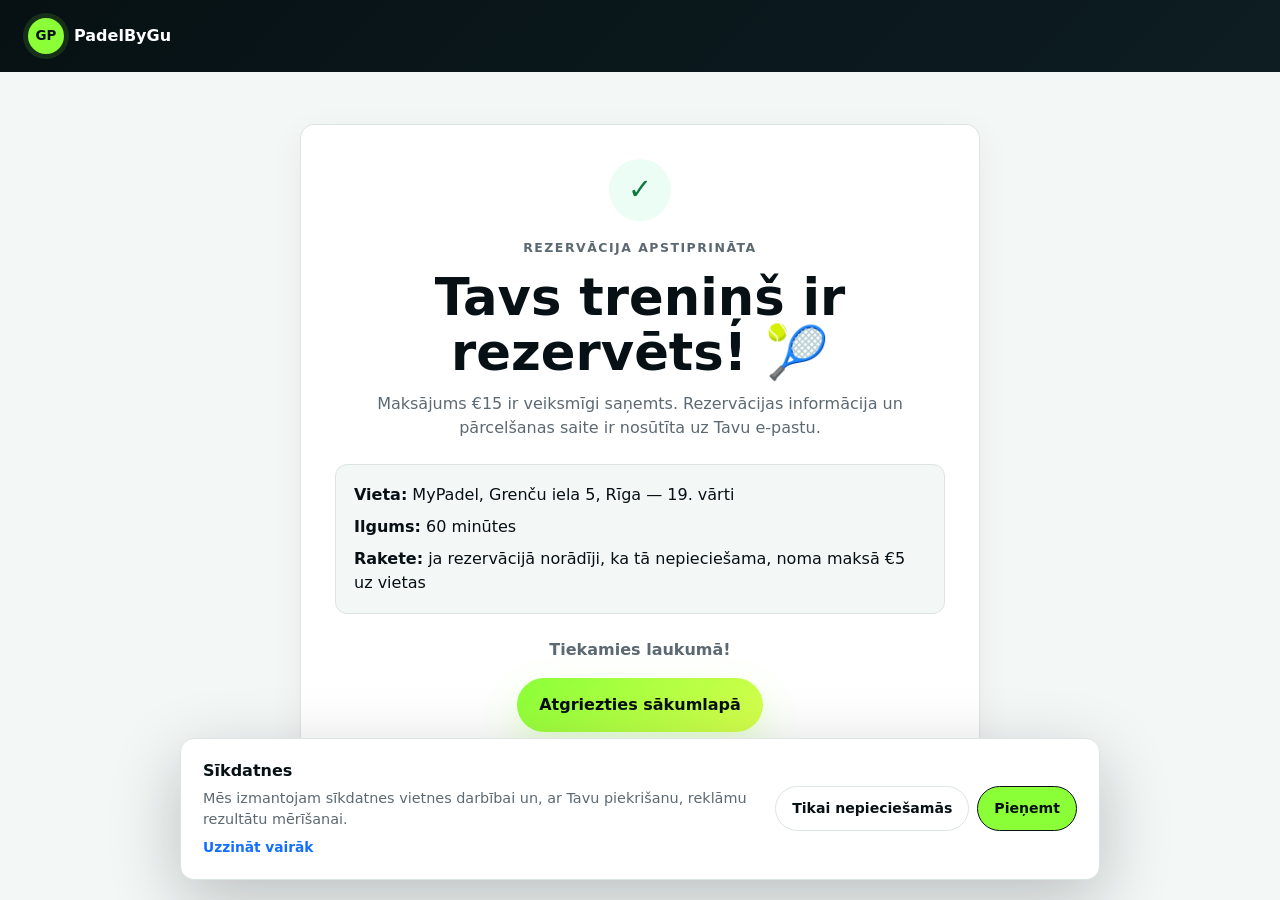
<file: booking-success.html>
<!doctype html>
<html lang="lv">
  <head>
    <meta charset="utf-8">
    <meta name="viewport" content="width=device-width, initial-scale=1">
    <title>Rezervācija apstiprināta | PadelByGu</title>
    <meta name="description" content="Tavs PadelByGu izmēģinājuma treniņš ir rezervēts.">
    <meta name="robots" content="noindex,nofollow">
    <link rel="icon" href="assets/favicon.svg" type="image/svg+xml">
    <link rel="stylesheet" href="styles.css">
  </head>
  <body class="success-page" data-page="booking-success">
    <header class="site-header inner-page-header">
      <a class="brand" href="/" aria-label="Atgriezties PadelByGu sākumlapā">
        <span class="brand-mark">GP</span>
        <span>PadelByGu</span>
      </a>
    </header>

    <main>
      <section class="success-section">
        <div class="section-inner">
          <article class="success-card">
            <div class="success-icon">✓</div>
            <p class="eyebrow">Rezervācija apstiprināta</p>
            <h1>Tavs treniņš ir rezervēts! 🎾</h1>
            <p>Maksājums €15 ir veiksmīgi saņemts. Rezervācijas informācija un pārcelšanas saite ir nosūtīta uz Tavu e-pastu.</p>

            <div class="success-details">
              <span><strong>Vieta:</strong> MyPadel, Grenču iela 5, Rīga — 19. vārti</span>
              <span><strong>Ilgums:</strong> 60 minūtes</span>
              <span><strong>Rakete:</strong> ja rezervācijā norādīji, ka tā nepieciešama, noma maksā €5 uz vietas</span>
            </div>

            <p><strong>Tiekamies laukumā!</strong></p>
            <a class="button button-primary" href="/">Atgriezties sākumlapā</a>
          </article>
        </div>
      </section>
    </main>

    <div class="cookie-banner" id="cookieBanner" hidden role="dialog" aria-live="polite" aria-label="Sīkdatņu izvēle">
  <div class="cookie-banner__content">
    <div>
      <strong>Sīkdatnes</strong>
      <p>
        Mēs izmantojam sīkdatnes vietnes darbībai un, ar Tavu piekrišanu,
        reklāmu rezultātu mērīšanai.
      </p>
      <a href="/sikdatnu-politika">Uzzināt vairāk</a>
    </div>

    <div class="cookie-banner__actions">
      <button
        class="cookie-button cookie-button--secondary"
        id="cookieReject"
        type="button"
      >
        Tikai nepieciešamās
      </button>

      <button
        class="cookie-button cookie-button--primary"
        id="cookieAccept"
        type="button"
      >
        Pieņemt
      </button>
    </div>
  </div>
</div>

    <script src="script.js"></script>
  </body>
</html>
</file>
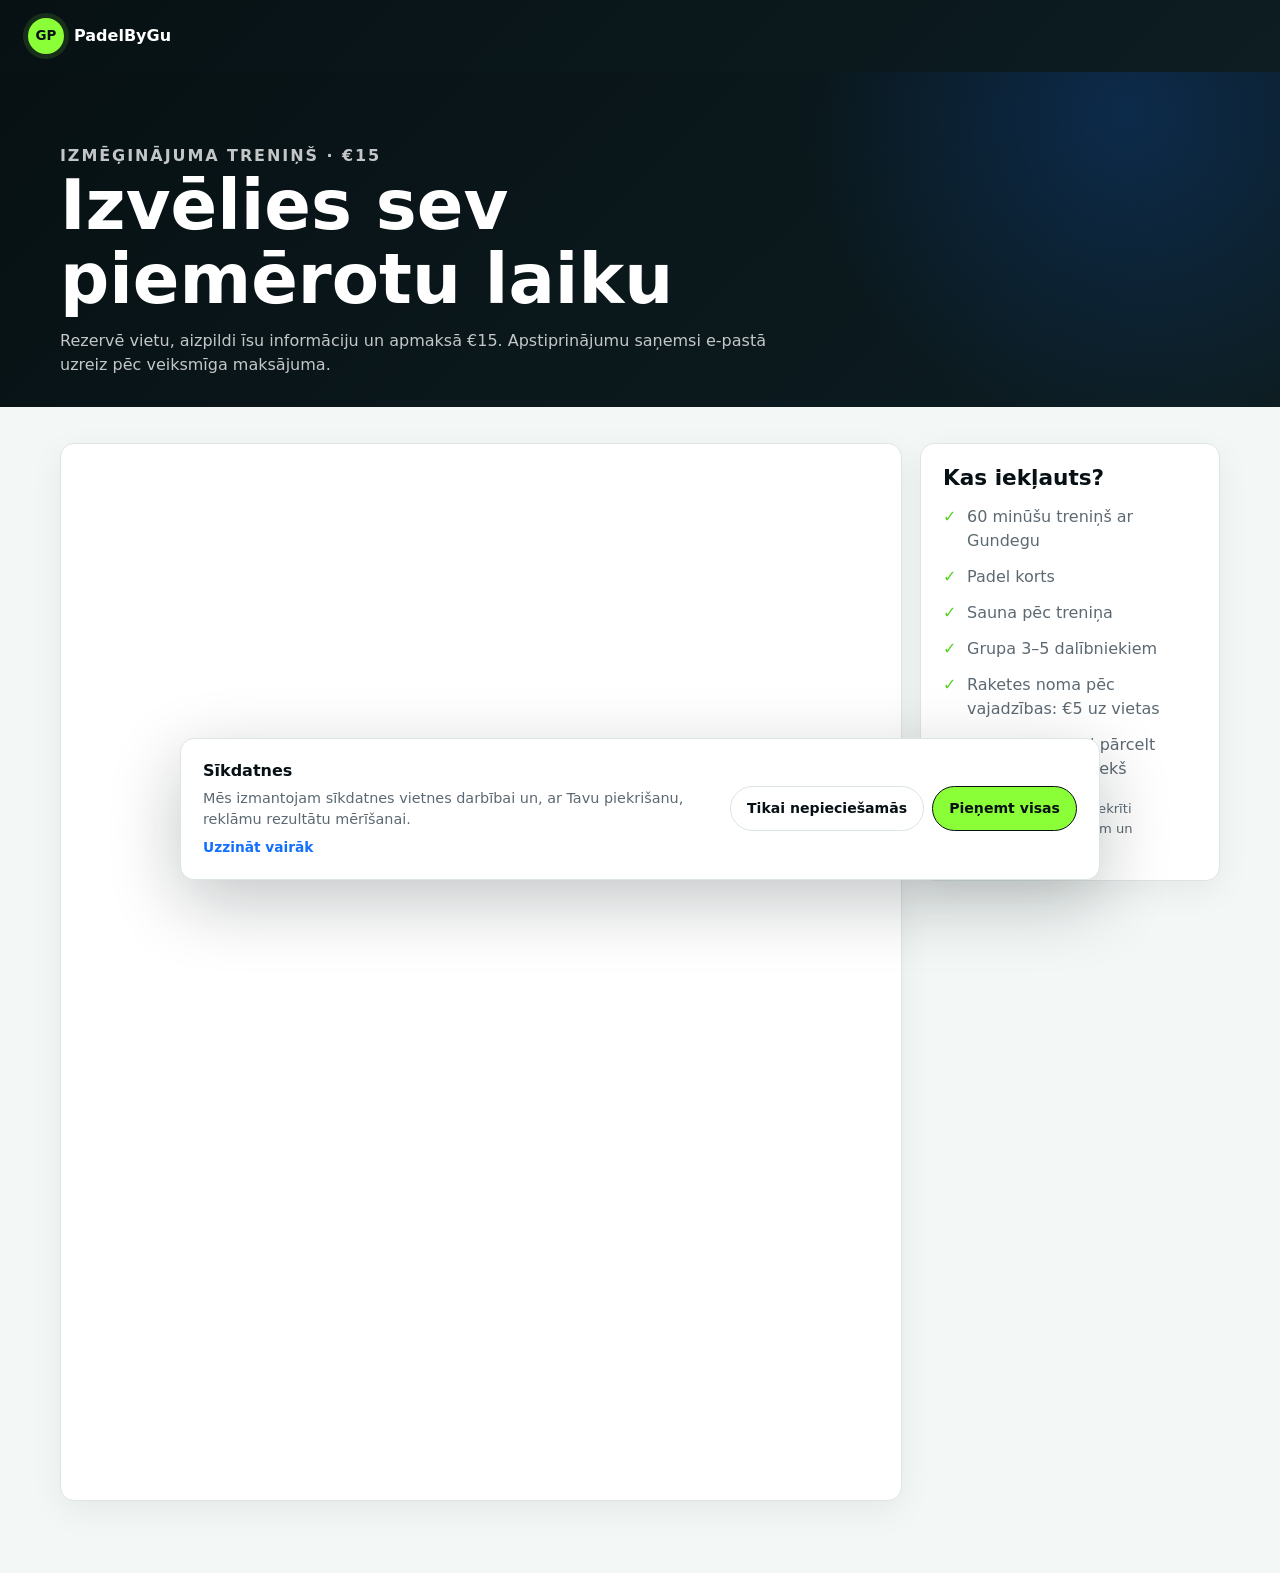
<file: booking.html>
<!doctype html>
<html lang="lv">
<head>
  <meta charset="utf-8">

  <meta
    name="viewport"
    content="width=device-width, initial-scale=1"
  >

  <title>
    Rezervē izmēģinājuma treniņu | PadelByGu
  </title>

  <meta
    name="description"
    content="Izvēlies PadelByGu izmēģinājuma treniņa laiku un rezervē savu vietu par €15."
  >

  <link
    rel="preconnect"
    href="https://book.padelbygu.com"
    crossorigin
  >

  <link
    rel="dns-prefetch"
    href="//book.padelbygu.com"
  >

  <link
    rel="preconnect"
    href="https://js.stripe.com"
    crossorigin
  >

  <link
    rel="canonical"
    href="https://padelbygu.com/booking"
  >

  <link
    rel="icon"
    href="assets/favicon.svg"
    type="image/svg+xml"
  >

  <link
    rel="stylesheet"
    href="styles.css"
  >

  <style>
    /*
      Mobile users are redirected to the top-level
      GHL booking page so wallets work correctly.
    */

    .mobile-booking-loader {
      display: none;
      border: 1px solid var(--line);
      border-radius: 14px;
      padding: 26px 22px;
      background: #fff;
      box-shadow: 0 10px 34px rgba(7, 16, 20, 0.06);
      text-align: center;
    }

    .mobile-booking-loader__spinner {
      width: 34px;
      height: 34px;
      margin: 0 auto 16px;
      border: 3px solid #dce5e3;
      border-top-color: #126fff;
      border-radius: 50%;
      animation: pbg-spin 0.8s linear infinite;
    }

    .mobile-booking-loader h2 {
      margin: 0 0 8px;
      font-size: 1.35rem;
    }

    .mobile-booking-loader p {
      margin: 0;
      color: var(--muted);
      font-size: 0.94rem;
    }

    body.mobile-direct-booking .booking-widget-card {
      display: none;
    }

    body.mobile-direct-booking .mobile-booking-loader {
      display: block;
    }

    @keyframes pbg-spin {
      to {
        transform: rotate(360deg);
      }
    }
  </style>
</head>

<body
  class="booking-page"
  data-page="booking"
>

  <!-- Header -->
  <header class="site-header inner-page-header">

    <a
      class="brand"
      href="/"
      aria-label="Atgriezties PadelByGu sākumlapā"
    >
      <span class="brand-mark">GP</span>
      <span>PadelByGu</span>
    </a>

  </header>


  <main>

    <!-- Hero -->
    <section class="booking-hero">

      <div class="section-inner">

        <p class="eyebrow">
          Izmēģinājuma treniņš · €15
        </p>

        <h1>
          Izvēlies sev piemērotu laiku
        </h1>

        <p>
          Rezervē vietu, aizpildi īsu informāciju un apmaksā €15.
          Apstiprinājumu saņemsi e-pastā uzreiz pēc veiksmīga maksājuma.
        </p>

      </div>

    </section>


    <!-- Booking -->
    <section class="booking-section">

      <div class="section-inner booking-layout">

        <!-- Mobile redirect status -->
        <div
          class="mobile-booking-loader"
          id="mobileBookingLoader"
          aria-live="polite"
        >

          <div
            class="mobile-booking-loader__spinner"
            aria-hidden="true"
          ></div>

          <h2>
            Atveram rezervāciju…
          </h2>

          <p>
            Tūlīt varēsi izvēlēties treniņa laiku un veikt apmaksu.
          </p>

        </div>


        <!-- Desktop GHL calendar -->
        <div class="booking-widget-card">

          <iframe
            id="yVYX05jfBIQx4nXSsoQh_1790076102223"
            data-booking-frame
            data-src="https://book.padelbygu.com/widget/booking/yVYX05jfBIQx4nXSsoQh"
            allow="payment"
            style="
              width: 100%;
              border: none;
              overflow: hidden;
            "
            scrolling="no"
            title="PadelByGu izmēģinājuma treniņa rezervācija"
          ></iframe>

        </div>


        <!-- Information -->
        <aside class="booking-trust-card">

          <h2>
            Kas iekļauts?
          </h2>

          <ul class="booking-trust-list">

            <li>
              60 minūšu treniņš ar Gundegu
            </li>

            <li>
              Padel korts
            </li>

            <li>
              Sauna pēc treniņa
            </li>

            <li>
              Grupa 3–5 dalībniekiem
            </li>

            <li>
              Raketes noma pēc vajadzības: €5 uz vietas
            </li>

            <li>
              Rezervāciju vari pārcelt vismaz 24h iepriekš
            </li>

          </ul>

          <p class="booking-small-print">

            Veicot rezervāciju, Tu piekrīti

            <a href="/noteikumi">
              rezervācijas noteikumiem
            </a>

            un

            <a href="/privatuma-politika">
              Privātuma politikai
            </a>.

          </p>

        </aside>

      </div>

    </section>

  </main>


  <!-- Cookie consent -->
  <div
    class="cookie-banner"
    id="cookieBanner"
    hidden
    role="dialog"
    aria-live="polite"
    aria-label="Sīkdatņu izvēle"
  >

    <div class="cookie-banner__content">

      <div>

        <strong>
          Sīkdatnes
        </strong>

        <p>
          Mēs izmantojam sīkdatnes vietnes darbībai un,
          ar Tavu piekrišanu, reklāmu rezultātu mērīšanai.
        </p>

        <a href="/sikdatnu-politika">
          Uzzināt vairāk
        </a>

      </div>


      <div class="cookie-banner__actions">

        <button
          class="cookie-button cookie-button--secondary"
          id="cookieReject"
          type="button"
        >
          Tikai nepieciešamās
        </button>

        <button
          class="cookie-button cookie-button--primary"
          id="cookieAccept"
          type="button"
        >
          Pieņemt visas
        </button>

      </div>

    </div>

  </div>


  <!-- Website logic -->
  <script src="script.js"></script>

  <!-- Official GHL desktop embed helper -->
  <script
    src="https://book.padelbygu.com/js/form_embed.js"
    type="text/javascript"
  ></script>

</body>
</html>
</file>
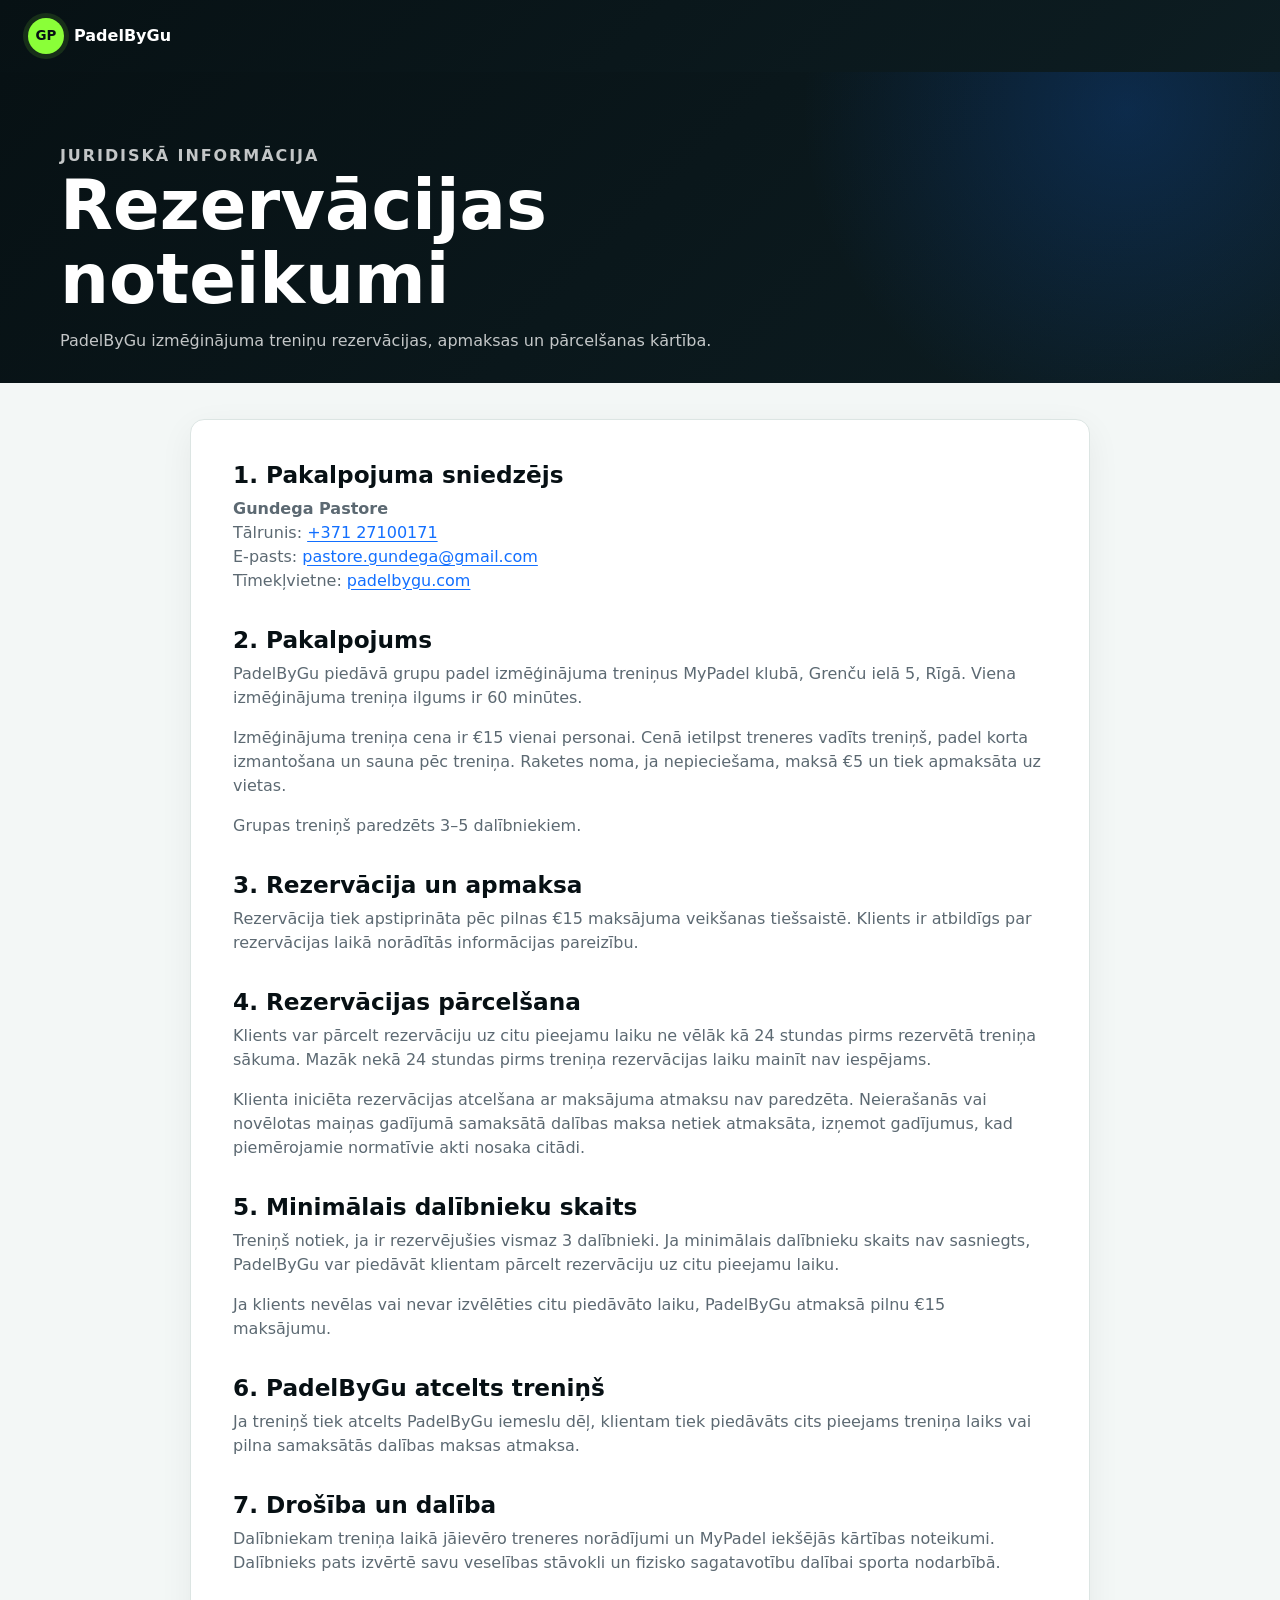
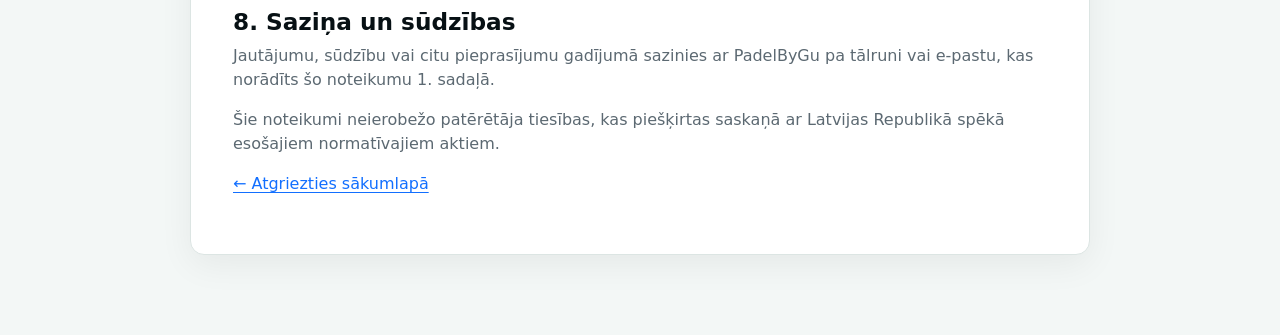
<file: noteikumi.html>
<!doctype html>
<html lang="lv">
<head>
  <meta charset="utf-8">
  <meta name="viewport" content="width=device-width, initial-scale=1">
  <title>Rezervācijas noteikumi | PadelByGu</title>
  <meta name="robots" content="index,follow">
  <link rel="icon" href="assets/favicon.svg" type="image/svg+xml">
  <link rel="stylesheet" href="styles.css">
</head>
<body class="legal-page">
  <header class="site-header inner-page-header">
    <a class="brand" href="/"><span class="brand-mark">GP</span><span>PadelByGu</span></a>
  </header>
  <main>
    <section class="legal-hero">
      <div class="section-inner">
        <p class="eyebrow">Juridiskā informācija</p>
        <h1>Rezervācijas noteikumi</h1>
        <p>PadelByGu izmēģinājuma treniņu rezervācijas, apmaksas un pārcelšanas kārtība.</p>
      </div>
    </section>
    <section class="legal-section">
      <article class="legal-card">
        <h2>1. Pakalpojuma sniedzējs</h2>
        <p><strong>Gundega Pastore</strong><br>
        Tālrunis: <a href="tel:+37127100171">+371 27100171</a><br>
        E-pasts: <a href="mailto:pastore.gundega@gmail.com">pastore.gundega@gmail.com</a><br>
        Tīmekļvietne: <a href="https://padelbygu.com">padelbygu.com</a></p>

        <h2>2. Pakalpojums</h2>
        <p>PadelByGu piedāvā grupu padel izmēģinājuma treniņus MyPadel klubā, Grenču ielā 5, Rīgā. Viena izmēģinājuma treniņa ilgums ir 60 minūtes.</p>
        <p>Izmēģinājuma treniņa cena ir €15 vienai personai. Cenā ietilpst treneres vadīts treniņš, padel korta izmantošana un sauna pēc treniņa. Raketes noma, ja nepieciešama, maksā €5 un tiek apmaksāta uz vietas.</p>
        <p>Grupas treniņš paredzēts 3–5 dalībniekiem.</p>

        <h2>3. Rezervācija un apmaksa</h2>
        <p>Rezervācija tiek apstiprināta pēc pilnas €15 maksājuma veikšanas tiešsaistē. Klients ir atbildīgs par rezervācijas laikā norādītās informācijas pareizību.</p>

        <h2>4. Rezervācijas pārcelšana</h2>
        <p>Klients var pārcelt rezervāciju uz citu pieejamu laiku ne vēlāk kā 24 stundas pirms rezervētā treniņa sākuma. Mazāk nekā 24 stundas pirms treniņa rezervācijas laiku mainīt nav iespējams.</p>
        <p>Klienta iniciēta rezervācijas atcelšana ar maksājuma atmaksu nav paredzēta. Neierašanās vai novēlotas maiņas gadījumā samaksātā dalības maksa netiek atmaksāta, izņemot gadījumus, kad piemērojamie normatīvie akti nosaka citādi.</p>

        <h2>5. Minimālais dalībnieku skaits</h2>
        <p>Treniņš notiek, ja ir rezervējušies vismaz 3 dalībnieki. Ja minimālais dalībnieku skaits nav sasniegts, PadelByGu var piedāvāt klientam pārcelt rezervāciju uz citu pieejamu laiku.</p>
        <p>Ja klients nevēlas vai nevar izvēlēties citu piedāvāto laiku, PadelByGu atmaksā pilnu €15 maksājumu.</p>

        <h2>6. PadelByGu atcelts treniņš</h2>
        <p>Ja treniņš tiek atcelts PadelByGu iemeslu dēļ, klientam tiek piedāvāts cits pieejams treniņa laiks vai pilna samaksātās dalības maksas atmaksa.</p>

        <h2>7. Drošība un dalība</h2>
        <p>Dalībniekam treniņa laikā jāievēro treneres norādījumi un MyPadel iekšējās kārtības noteikumi. Dalībnieks pats izvērtē savu veselības stāvokli un fizisko sagatavotību dalībai sporta nodarbībā.</p>

        <h2>8. Saziņa un sūdzības</h2>
        <p>Jautājumu, sūdzību vai citu pieprasījumu gadījumā sazinies ar PadelByGu pa tālruni vai e-pastu, kas norādīts šo noteikumu 1. sadaļā.</p>
        <p>Šie noteikumi neierobežo patērētāja tiesības, kas piešķirtas saskaņā ar Latvijas Republikā spēkā esošajiem normatīvajiem aktiem.</p>

        <p><a href="/">← Atgriezties sākumlapā</a></p>
      </article>
    </section>
  </main>
  <script src="script.js"></script>
</body>
</html>
</file>
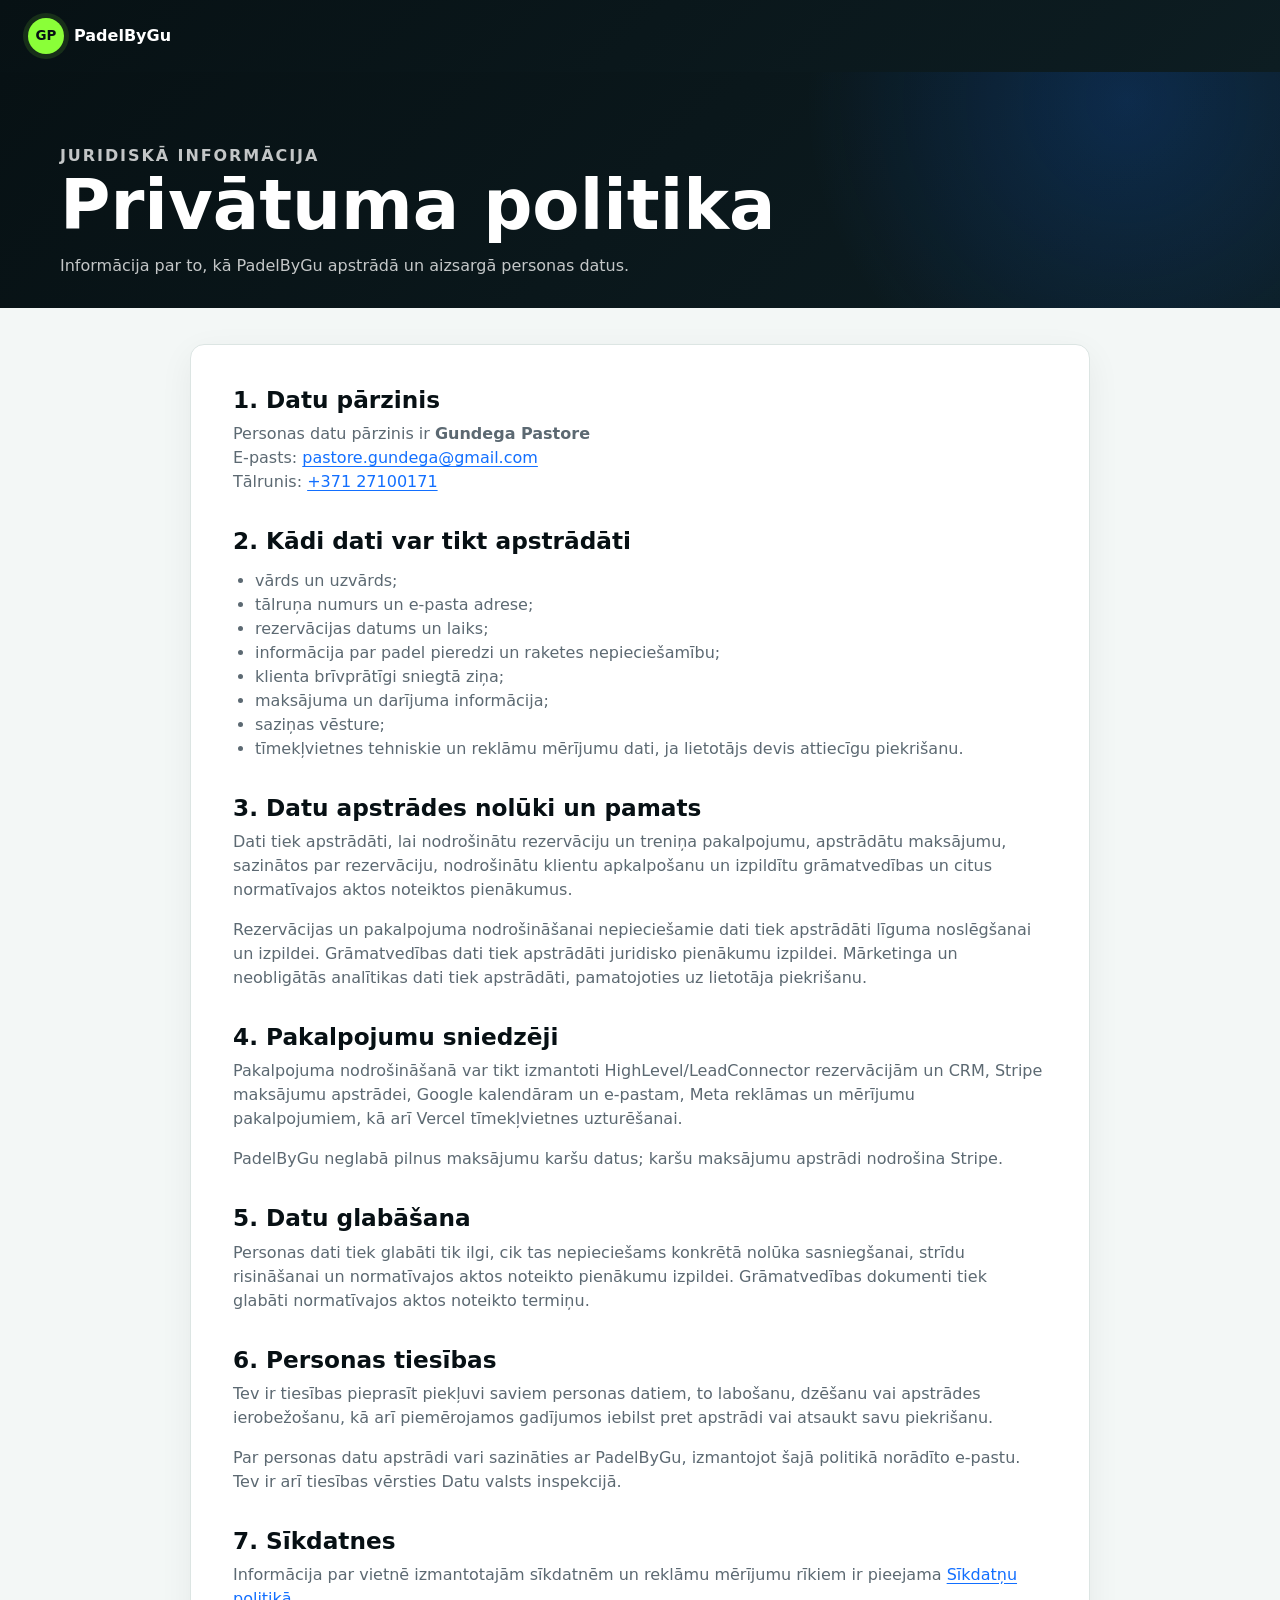
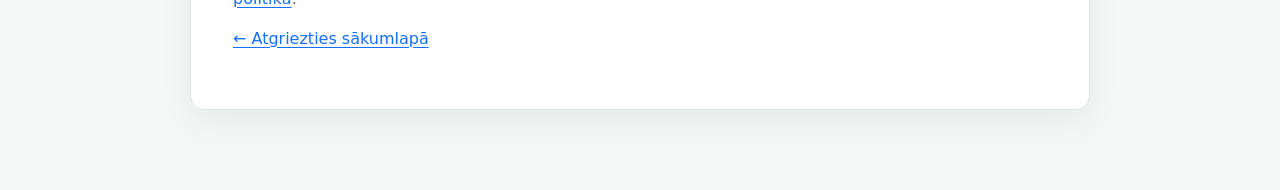
<file: privatuma-politika.html>
<!doctype html>
<html lang="lv">
<head>
  <meta charset="utf-8">
  <meta name="viewport" content="width=device-width, initial-scale=1">
  <title>Privātuma politika | PadelByGu</title>
  <link rel="icon" href="assets/favicon.svg" type="image/svg+xml">
  <link rel="stylesheet" href="styles.css">
</head>
<body class="legal-page">
  <header class="site-header inner-page-header">
    <a class="brand" href="/"><span class="brand-mark">GP</span><span>PadelByGu</span></a>
  </header>
  <main>
    <section class="legal-hero">
      <div class="section-inner">
        <p class="eyebrow">Juridiskā informācija</p>
        <h1>Privātuma politika</h1>
        <p>Informācija par to, kā PadelByGu apstrādā un aizsargā personas datus.</p>
      </div>
    </section>
    <section class="legal-section">
      <article class="legal-card">
        <h2>1. Datu pārzinis</h2>
        <p>Personas datu pārzinis ir <strong>Gundega Pastore</strong><br>
        E-pasts: <a href="mailto:pastore.gundega@gmail.com">pastore.gundega@gmail.com</a><br>
        Tālrunis: <a href="tel:+37127100171">+371 27100171</a></p>

        <h2>2. Kādi dati var tikt apstrādāti</h2>
        <ul>
          <li>vārds un uzvārds;</li>
          <li>tālruņa numurs un e-pasta adrese;</li>
          <li>rezervācijas datums un laiks;</li>
          <li>informācija par padel pieredzi un raketes nepieciešamību;</li>
          <li>klienta brīvprātīgi sniegtā ziņa;</li>
          <li>maksājuma un darījuma informācija;</li>
          <li>saziņas vēsture;</li>
          <li>tīmekļvietnes tehniskie un reklāmu mērījumu dati, ja lietotājs devis attiecīgu piekrišanu.</li>
        </ul>

        <h2>3. Datu apstrādes nolūki un pamats</h2>
        <p>Dati tiek apstrādāti, lai nodrošinātu rezervāciju un treniņa pakalpojumu, apstrādātu maksājumu, sazinātos par rezervāciju, nodrošinātu klientu apkalpošanu un izpildītu grāmatvedības un citus normatīvajos aktos noteiktos pienākumus.</p>
        <p>Rezervācijas un pakalpojuma nodrošināšanai nepieciešamie dati tiek apstrādāti līguma noslēgšanai un izpildei. Grāmatvedības dati tiek apstrādāti juridisko pienākumu izpildei. Mārketinga un neobligātās analītikas dati tiek apstrādāti, pamatojoties uz lietotāja piekrišanu.</p>

        <h2>4. Pakalpojumu sniedzēji</h2>
        <p>Pakalpojuma nodrošināšanā var tikt izmantoti HighLevel/LeadConnector rezervācijām un CRM, Stripe maksājumu apstrādei, Google kalendāram un e-pastam, Meta reklāmas un mērījumu pakalpojumiem, kā arī Vercel tīmekļvietnes uzturēšanai.</p>
        <p>PadelByGu neglabā pilnus maksājumu karšu datus; karšu maksājumu apstrādi nodrošina Stripe.</p>

        <h2>5. Datu glabāšana</h2>
        <p>Personas dati tiek glabāti tik ilgi, cik tas nepieciešams konkrētā nolūka sasniegšanai, strīdu risināšanai un normatīvajos aktos noteikto pienākumu izpildei. Grāmatvedības dokumenti tiek glabāti normatīvajos aktos noteikto termiņu.</p>

        <h2>6. Personas tiesības</h2>
        <p>Tev ir tiesības pieprasīt piekļuvi saviem personas datiem, to labošanu, dzēšanu vai apstrādes ierobežošanu, kā arī piemērojamos gadījumos iebilst pret apstrādi vai atsaukt savu piekrišanu.</p>
        <p>Par personas datu apstrādi vari sazināties ar PadelByGu, izmantojot šajā politikā norādīto e-pastu. Tev ir arī tiesības vērsties Datu valsts inspekcijā.</p>

        <h2>7. Sīkdatnes</h2>
        <p>Informācija par vietnē izmantotajām sīkdatnēm un reklāmu mērījumu rīkiem ir pieejama <a href="/sikdatnu-politika">Sīkdatņu politikā</a>.</p>

        <p><a href="/">← Atgriezties sākumlapā</a></p>
      </article>
    </section>
  </main>
  <script src="script.js"></script>
</body>
</html>
</file>
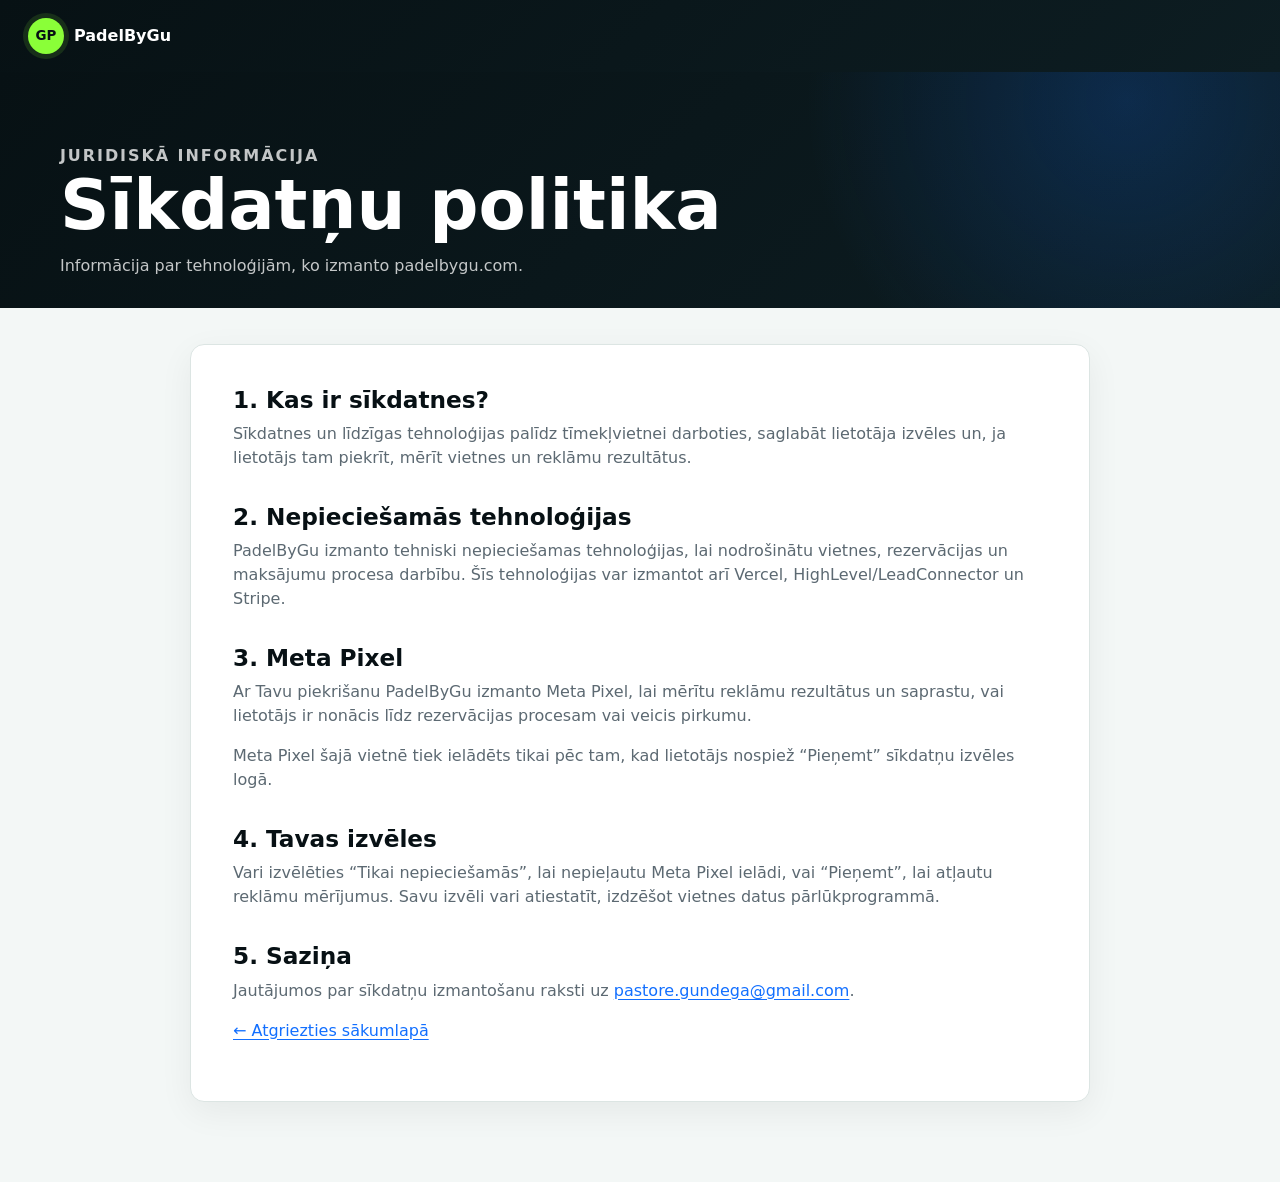
<file: sikdatnu-politika.html>
<!doctype html>
<html lang="lv">
<head>
  <meta charset="utf-8">
  <meta name="viewport" content="width=device-width, initial-scale=1">
  <title>Sīkdatņu politika | PadelByGu</title>
  <link rel="icon" href="assets/favicon.svg" type="image/svg+xml">
  <link rel="stylesheet" href="styles.css">
</head>
<body class="legal-page">
  <header class="site-header inner-page-header">
    <a class="brand" href="/"><span class="brand-mark">GP</span><span>PadelByGu</span></a>
  </header>
  <main>
    <section class="legal-hero">
      <div class="section-inner">
        <p class="eyebrow">Juridiskā informācija</p>
        <h1>Sīkdatņu politika</h1>
        <p>Informācija par tehnoloģijām, ko izmanto padelbygu.com.</p>
      </div>
    </section>
    <section class="legal-section">
      <article class="legal-card">
        <h2>1. Kas ir sīkdatnes?</h2>
        <p>Sīkdatnes un līdzīgas tehnoloģijas palīdz tīmekļvietnei darboties, saglabāt lietotāja izvēles un, ja lietotājs tam piekrīt, mērīt vietnes un reklāmu rezultātus.</p>

        <h2>2. Nepieciešamās tehnoloģijas</h2>
        <p>PadelByGu izmanto tehniski nepieciešamas tehnoloģijas, lai nodrošinātu vietnes, rezervācijas un maksājumu procesa darbību. Šīs tehnoloģijas var izmantot arī Vercel, HighLevel/LeadConnector un Stripe.</p>

        <h2>3. Meta Pixel</h2>
        <p>Ar Tavu piekrišanu PadelByGu izmanto Meta Pixel, lai mērītu reklāmu rezultātus un saprastu, vai lietotājs ir nonācis līdz rezervācijas procesam vai veicis pirkumu.</p>
        <p>Meta Pixel šajā vietnē tiek ielādēts tikai pēc tam, kad lietotājs nospiež “Pieņemt” sīkdatņu izvēles logā.</p>

        <h2>4. Tavas izvēles</h2>
        <p>Vari izvēlēties “Tikai nepieciešamās”, lai nepieļautu Meta Pixel ielādi, vai “Pieņemt”, lai atļautu reklāmu mērījumus. Savu izvēli vari atiestatīt, izdzēšot vietnes datus pārlūkprogrammā.</p>

        <h2>5. Saziņa</h2>
        <p>Jautājumos par sīkdatņu izmantošanu raksti uz <a href="mailto:pastore.gundega@gmail.com">pastore.gundega@gmail.com</a>.</p>

        <p><a href="/">← Atgriezties sākumlapā</a></p>
      </article>
    </section>
  </main>
  <script src="script.js"></script>
</body>
</html>
</file>
<file: styles.css>
:root {
  --ink: #071014;
  --muted: #5c6972;
  --paper: #ffffff;
  --soft: #f3f7f6;
  --line: #dce5e3;

  --dark: #071114;
  --dark-2: #0d1d22;

  --green: #8aff38;
  --green-deep: #58d21f;

  --blue: #126fff;
  --blue-deep: #0b43a7;

  --shadow:
    0 22px 60px
    rgba(7, 16, 20, 0.16);

  --radius: 8px;

  --max: 1160px;
}


* {
  box-sizing: border-box;
}


html {
  scroll-behavior: smooth;
}


body {
  margin: 0;

  font-family:
    Inter,
    ui-sans-serif,
    system-ui,
    -apple-system,
    BlinkMacSystemFont,
    "Segoe UI",
    sans-serif;

  color: var(--ink);

  background: var(--paper);

  line-height: 1.5;

  padding-bottom: 84px;
}


img,
video,
iframe {
  display: block;

  max-width: 100%;
}


a {
  color: inherit;

  text-decoration: none;
}


/* =========================================================
   HEADER
========================================================= */

.site-header {
  position: fixed;

  z-index: 50;

  top: 0;
  left: 0;
  right: 0;

  display: flex;

  align-items: center;
  justify-content: space-between;

  gap: 18px;

  padding:
    14px
    18px;

  color: #fff;

  background:
    linear-gradient(
      180deg,
      rgba(7, 17, 20, 0.86),
      rgba(7, 17, 20, 0)
    );

  pointer-events: none;
}


.brand,
.desktop-nav {
  pointer-events: auto;
}


.brand {
  display: inline-flex;

  align-items: center;

  gap: 10px;

  font-weight: 800;

  letter-spacing: 0;
}


.brand-mark {
  display: grid;

  place-items: center;

  width: 36px;
  height: 36px;

  border-radius: 50%;

  color: var(--ink);

  background: var(--green);

  font-size: 0.84rem;

  box-shadow:
    0 0 0 5px
    rgba(138, 255, 56, 0.12);
}


.desktop-nav {
  display: none;
}


.nav-icon-link {
  display: inline-flex;

  width: 38px;
  height: 38px;

  align-items: center;
  justify-content: center;

  border-radius: 999px;
}


.nav-icon-link svg {
  width: 19px;
  height: 19px;

  fill: currentColor;
}


/* =========================================================
   SHARED SECTIONS
========================================================= */

.section-inner {
  width:
    min(
      100% - 36px,
      var(--max)
    );

  margin: 0 auto;
}


.section-dark {
  color: #fff;

  background:
    radial-gradient(
      circle at 88% 12%,
      rgba(18, 111, 255, 0.2),
      transparent 28%
    ),
    linear-gradient(
      135deg,
      var(--dark),
      var(--dark-2)
    );
}


.section-light {
  background: var(--soft);
}


.section-white {
  background: var(--paper);
}


section {
  padding:
    76px 0;
}


/* =========================================================
   HERO
========================================================= */

.hero {
  min-height: 100svh;

  padding:
    96px 0 54px;

  overflow: hidden;
}


.hero-grid {
  display: grid;

  gap: 34px;
}


.hero-copy {
  display: grid;

  align-content: center;

  min-height: 42svh;
}


.eyebrow {
  margin:
    0 0 12px;

  color: var(--blue);

  font-size: 0.78rem;

  font-weight: 850;

  letter-spacing: 0.12em;

  text-transform: uppercase;
}


.section-dark .eyebrow {
  color: var(--green);
}


.section-light .eyebrow,
.section-white .eyebrow,
.section-light .section-heading .eyebrow,
.section-white .section-heading .eyebrow,
.section-white .location-copy .eyebrow {
  color: var(--blue);
}


h1,
h2,
h3,
p {
  margin-top: 0;
}


h1 {
  max-width: 760px;

  margin-bottom: 18px;

  font-size:
    clamp(
      2.7rem,
      13vw,
      5.6rem
    );

  line-height: 1.08;

  letter-spacing: 0;

  text-wrap: balance;
}


h2 {
  margin-bottom: 18px;

  font-size:
    clamp(
      2rem,
      8vw,
      4.2rem
    );

  line-height: 1.08;

  letter-spacing: 0;

  text-wrap: balance;
}


h3 {
  margin-bottom: 8px;

  font-size: 1.02rem;

  letter-spacing: 0;
}


.hero-subhead,
.section-heading p,
.section-text p,
.coach-copy p,
.final-cta p,
.location-copy p {
  color:
    rgba(
      255,
      255,
      255,
      0.78
    );

  font-size: 1.08rem;
}


.section-light .section-heading p,
.section-white .section-heading p,
.section-light .section-text p,
.section-white .section-text p,
.location-copy p {
  color: var(--muted);
}


.trust-line {
  margin-bottom: 22px;

  color:
    rgba(
      255,
      255,
      255,
      0.88
    );

  font-weight: 800;
}


/* =========================================================
   BUTTONS
========================================================= */

.button {
  display: inline-flex;

  min-height: 54px;

  align-items: center;
  justify-content: center;

  border: 0;

  border-radius: 999px;

  padding:
    16px 22px;

  font-weight: 850;

  line-height: 1;

  transition:
    transform 180ms ease,
    box-shadow 180ms ease,
    background 180ms ease;
}


.button:hover {
  transform:
    translateY(-2px);
}


.button-primary {
  color: #061014;

  background:
    linear-gradient(
      135deg,
      var(--green),
      #d7ff4d
    );

  box-shadow:
    0 16px 42px
    rgba(138, 255, 56, 0.26);
}


.button-secondary {
  color: #fff;

  background:
    linear-gradient(
      135deg,
      var(--blue),
      var(--blue-deep)
    );

  box-shadow:
    0 16px 38px
    rgba(18, 111, 255, 0.2);
}


.full-width {
  width: 100%;
}


.cta-row {
  display: flex;

  flex-wrap: wrap;

  align-items: center;

  gap: 14px;
}


.microcopy {
  max-width: 540px;

  margin:
    10px 0 0;

  color:
    rgba(
      255,
      255,
      255,
      0.66
    );

  font-size: 0.94rem;
}


.bonus-line {
  max-width: 540px;

  margin:
    12px 0 0;

  color:
    rgba(
      255,
      255,
      255,
      0.82
    );

  font-size: 0.92rem;

  font-weight: 800;
}


.hero-contact-line {
  max-width: 540px;

  margin:
    10px 0 0;

  color:
    rgba(
      255,
      255,
      255,
      0.62
    );

  font-size: 0.88rem;
}


.hero-contact-line a {
  color: var(--green);

  font-weight: 850;

  text-decoration: underline;

  text-decoration-thickness: 1px;

  text-underline-offset: 3px;
}


/* =========================================================
   HERO MEDIA CAROUSEL
========================================================= */

.hero-media {
  position: relative;

  min-width: 0;
}


.hero-frame {
  position: relative;

  width: 100%;

  aspect-ratio: 4 / 5;

  border-radius:
    var(--radius);

  overflow: hidden;

  background: #061014;

  box-shadow:
    var(--shadow);

  /*
    Normal vertical scrolling remains available.
    JS handles horizontal swipe.
  */
  touch-action: pan-y;

  outline: none;
}


.hero-frame:focus-visible {
  box-shadow:
    var(--shadow),
    0 0 0 3px
    rgba(138, 255, 56, 0.45);
}


.hero-media-item {
  position: absolute;

  inset: 0;

  display: block;

  width: 100%;
  height: 100%;

  object-fit: cover;

  object-position: center;

  opacity: 0;

  visibility: hidden;

  transform:
    scale(1.01);

  transition:
    opacity 260ms ease,
    transform 420ms ease,
    visibility 260ms ease;

  pointer-events: none;
}


.hero-media-item.is-active {
  opacity: 1;

  visibility: visible;

  transform:
    scale(1);

  pointer-events: auto;
}


/* =========================================================
   HERO CAROUSEL ARROWS
========================================================= */

.hero-arrow {
  position: absolute;

  z-index: 5;

  top: 50%;

  transform:
    translateY(-50%);

  display: grid;

  place-items: center;

  width: 48px;
  height: 48px;

  border:
    1px solid
    rgba(255, 255, 255, 0.22);

  border-radius: 50%;

  padding: 0;

  color: #fff;

  background:
    rgba(7, 16, 20, 0.62);

  backdrop-filter:
    blur(10px);

  -webkit-backdrop-filter:
    blur(10px);

  box-shadow:
    0 8px 26px
    rgba(0, 0, 0, 0.2);

  cursor: pointer;

  transition:
    transform 180ms ease,
    background 180ms ease,
    border-color 180ms ease;
}


.hero-arrow svg {
  width: 23px;
  height: 23px;
}


.hero-arrow--prev {
  left: 14px;
}


.hero-arrow--next {
  right: 14px;
}


.hero-arrow:hover {
  background:
    rgba(7, 16, 20, 0.86);

  border-color:
    rgba(138, 255, 56, 0.65);
}


.hero-arrow:active {
  transform:
    translateY(-50%)
    scale(0.94);
}


.hero-arrow:focus-visible {
  outline:
    3px solid
    rgba(138, 255, 56, 0.7);

  outline-offset: 2px;
}


/* =========================================================
   HERO CAROUSEL DOTS
========================================================= */

.hero-dots {
  display: flex;

  align-items: center;
  justify-content: center;

  gap: 8px;

  min-height: 26px;

  margin-top: 12px;
}


.hero-dot {
  width: 9px;
  height: 9px;

  border: 0;

  border-radius: 999px;

  padding: 0;

  background:
    rgba(255, 255, 255, 0.32);

  cursor: pointer;

  transition:
    width 180ms ease,
    background 180ms ease,
    transform 180ms ease;
}


.hero-dot:hover {
  background:
    rgba(255, 255, 255, 0.65);
}


.hero-dot.is-active {
  width: 26px;

  background:
    var(--green);
}


.hero-dot:focus-visible {
  outline:
    2px solid
    var(--green);

  outline-offset: 3px;
}


/* =========================================================
   GRID / CONTENT
========================================================= */

.two-column,
.offer-layout,
.location-layout,
.coach-layout {
  display: grid;

  gap: 28px;
}


.centered {
  max-width: 760px;

  margin:
    0 auto 34px;

  text-align: center;
}


.feature-grid,
.steps,
.testimonial-grid {
  display: grid;

  gap: 14px;
}


.feature-card,
.step-card,
.testimonial-card,
.offer-card,
.map-card,
.faq-list details {
  border:
    1px solid
    var(--line);

  border-radius:
    var(--radius);

  background: #fff;

  box-shadow:
    0 10px 34px
    rgba(7, 16, 20, 0.05);
}


.feature-card,
.step-card,
.testimonial-card,
.offer-card {
  padding: 22px;
}


.feature-card p,
.step-card p,
.testimonial-card p,
.faq-list p {
  color: var(--muted);
}


.card-icon,
.step-card span {
  display: inline-flex;

  align-items: center;
  justify-content: center;

  margin-bottom: 18px;

  color: var(--ink);

  background: #ecffdc;

  border:
    1px solid
    #d3fabe;

  font-weight: 900;
}


.card-icon {
  width: 42px;
  height: 42px;

  border-radius: 50%;

  font-size: 0.8rem;
}


/* =========================================================
   OFFER
========================================================= */

.offer-band {
  position: relative;

  overflow: hidden;
}


.offer-card {
  color: var(--ink);

  background: #fff;
}


.price {
  margin-bottom: 0;

  font-size: 4.8rem;

  font-weight: 950;

  line-height: 0.92;

  letter-spacing: 0;
}


.price-label {
  margin-bottom: 22px;

  color: var(--muted);

  font-weight: 800;
}


.clean-list,
.cred-list {
  display: grid;

  gap: 12px;

  padding: 0;

  margin:
    0 0 24px;

  list-style: none;
}


.clean-list li,
.cred-list li,
.detail-grid span {
  position: relative;

  padding-left: 26px;
}


.clean-list li::before,
.cred-list li::before,
.detail-grid span::before {
  content: "";

  position: absolute;

  left: 0;
  top: 0.62em;

  width: 9px;
  height: 9px;

  border-radius: 50%;

  background:
    var(--green-deep);

  box-shadow:
    0 0 0 5px
    rgba(88, 210, 31, 0.14);
}


.step-card span {
  width: 44px;
  height: 44px;

  border-radius: 50%;
}


/* =========================================================
   LOCATION
========================================================= */

.detail-grid {
  display: grid;

  gap: 10px;

  margin:
    24px 0;
}


.facility-note {
  margin:
    0 0 24px;

  border-left:
    3px solid
    var(--blue);

  padding:
    4px 0 4px 16px;
}


.facility-note h3 {
  margin-bottom: 6px;

  font-size: 1rem;
}


.facility-note p {
  margin: 0;

  color: var(--muted);

  font-size: 0.98rem;
}


.text-link {
  color: var(--blue);

  font-weight: 850;
}


.location-visuals {
  display: grid;

  gap: 14px;
}


.court-gallery,
.map-card {
  overflow: hidden;

  border:
    1px solid
    var(--line);

  border-radius:
    var(--radius);

  background:
    var(--soft);

  box-shadow:
    0 10px 34px
    rgba(7, 16, 20, 0.05);
}


.court-gallery {
  padding: 8px;
}


.court-frame {
  position: relative;

  aspect-ratio: 4 / 3;

  overflow: hidden;

  border-radius: 6px;

  background: #071014;
}


.court-slide {
  display: none;

  width: 100%;
  height: 100%;

  object-fit: cover;
}


.court-slide.is-active {
  display: block;
}


.court-controls {
  display: flex;

  gap: 8px;

  margin-top: 8px;

  overflow-x: auto;

  overscroll-behavior-x: contain;

  padding-bottom: 2px;

  scrollbar-width: thin;
}


.court-thumb {
  flex:
    0 0 82px;

  border:
    2px solid transparent;

  border-radius: 6px;

  padding: 0;

  overflow: hidden;

  background: #fff;

  cursor: pointer;
}


.court-thumb img {
  width: 100%;

  aspect-ratio: 4 / 3;

  object-fit: cover;

  opacity: 0.72;

  transition:
    opacity 180ms ease,
    transform 180ms ease;
}


.court-thumb:hover img,
.court-thumb.is-active img {
  opacity: 1;

  transform:
    scale(1.04);
}


.court-thumb.is-active {
  border-color:
    var(--blue);
}


.map-card {
  min-height: 260px;

  background:
    var(--soft);
}


.map-card iframe {
  width: 100%;
  height: 100%;

  min-height: 260px;

  border: 0;
}


/* =========================================================
   COACH
========================================================= */

.coach-photo img {
  width: 100%;

  max-height: 680px;

  border-radius:
    var(--radius);

  object-fit: cover;

  object-position:
    center 38%;

  box-shadow:
    var(--shadow);
}


.cred-list {
  margin-top: 24px;

  color:
    rgba(
      255,
      255,
      255,
      0.88
    );
}


/* =========================================================
   TESTIMONIALS
========================================================= */

.stars {
  margin-bottom: 14px;

  color: var(--blue);

  font-size: 1rem;

  letter-spacing: 0.1em;
}


.testimonial-card span {
  display: block;

  margin-top: 18px;

  font-weight: 850;
}


/* =========================================================
   FAQ
========================================================= */

.narrow {
  max-width: 820px;
}


.faq-list {
  display: grid;

  gap: 10px;
}


.faq-list details {
  padding: 0;
}


.faq-list summary {
  cursor: pointer;

  padding: 20px;

  font-weight: 850;

  list-style: none;
}


.faq-list summary::-webkit-details-marker {
  display: none;
}


.faq-list summary::after {
  content: "+";

  float: right;

  color: var(--blue);

  font-size: 1.3rem;

  line-height: 1;
}


.faq-list details[open]
summary::after {
  content: "−";
}


.faq-list p {
  margin: 0;

  padding:
    0 20px 20px;
}


/* =========================================================
   FINAL CTA
========================================================= */

.final-cta {
  text-align: center;
}


.final-cta .button {
  margin:
    10px 0 20px;
}


.final-contact {
  width:
    min(
      100%,
      560px
    );

  margin:
    20px auto 0;

  border:
    1px solid
    rgba(255, 255, 255, 0.14);

  border-radius:
    var(--radius);

  padding: 18px;

  background:
    rgba(255, 255, 255, 0.06);
}


.final-contact h3 {
  margin-bottom: 12px;

  color: #fff;

  font-size: 1rem;
}


.contact-links {
  display: grid;

  gap: 10px;
}


.contact-links a {
  display: inline-flex;

  align-items: center;
  justify-content: center;

  gap: 10px;

  color:
    rgba(
      255,
      255,
      255,
      0.82
    );

  font-size: 0.94rem;

  font-weight: 800;
}


.contact-links svg {
  width: 18px;
  height: 18px;

  flex:
    0 0 auto;

  fill: var(--green);
}


.phone-emoji {
  color: var(--green);

  font-size: 1rem;

  line-height: 1;
}


/* =========================================================
   STICKY MOBILE CTA
========================================================= */

.sticky-cta {
  position: fixed;

  z-index: 60;

  left: 16px;
  right: 16px;
  bottom: 16px;

  display: flex;

  min-height: 56px;

  align-items: center;
  justify-content: center;

  border-radius: 999px;

  color: #061014;

  background:
    linear-gradient(
      135deg,
      var(--green),
      #d7ff4d
    );

  box-shadow:
    0 18px 44px
    rgba(7, 16, 20, 0.28);

  font-weight: 900;
}


/* =========================================================
   REVEAL
========================================================= */

.reveal {
  opacity: 0;

  transform:
    translateY(18px);

  transition:
    opacity 600ms ease,
    transform 600ms ease;
}


.reveal.is-visible {
  opacity: 1;

  transform: none;
}


/* =========================================================
   REDUCED MOTION
========================================================= */

@media (
  prefers-reduced-motion: reduce
) {

  html {
    scroll-behavior: auto;
  }


  .button,
  .reveal,
  .hero-media-item,
  .hero-dot,
  .hero-arrow {
    transition: none;
  }


  .reveal {
    opacity: 1;

    transform: none;
  }

}


/* =========================================================
   VERY SMALL MOBILE
========================================================= */

@media (
  max-width: 420px
) {

  .bonus-extra {
    display: none;
  }

}


/* =========================================================
   MOBILE HERO CAROUSEL
========================================================= */

@media (
  max-width: 719px
) {

  .hero-arrow {
    width: 44px;
    height: 44px;
  }


  .hero-arrow--prev {
    left: 10px;
  }


  .hero-arrow--next {
    right: 10px;
  }

}


/* =========================================================
   TABLET / DESKTOP
========================================================= */

@media (
  min-width: 720px
) {

  body {
    padding-bottom: 0;
  }


  .site-header {
    padding:
      18px 28px;
  }


  .desktop-nav {
    display: flex;

    align-items: center;

    gap: 6px;

    padding: 6px;

    border:
      1px solid
      rgba(255, 255, 255, 0.12);

    border-radius: 999px;

    background:
      rgba(7, 17, 20, 0.44);

    backdrop-filter:
      blur(18px);

    -webkit-backdrop-filter:
      blur(18px);
  }


  .desktop-nav a {
    border-radius: 999px;

    padding:
      10px 14px;

    color:
      rgba(
        255,
        255,
        255,
        0.78
      );

    font-size: 0.9rem;

    font-weight: 800;
  }


  .desktop-nav a:hover,
  .desktop-nav .nav-cta {
    color: #061014;

    background:
      var(--green);
  }


  .desktop-nav
  .nav-icon-link {
    padding: 0;
  }


  .desktop-nav
  .nav-icon-link:hover {
    color: #061014;

    background:
      var(--green);
  }


  .sticky-cta {
    display: none;
  }


  section {
    padding:
      104px 0;
  }


  .hero {
    padding-top: 118px;
  }


  .hero-grid,
  .two-column,
  .offer-layout,
  .location-layout,
  .coach-layout {
    grid-template-columns:
      minmax(0, 1fr)
      minmax(0, 1fr);

    align-items: center;
  }


  .hero-copy {
    min-height: auto;
  }


  .hero-frame {
    min-height: 620px;
  }


  .feature-grid {
    grid-template-columns:
      repeat(
        3,
        1fr
      );
  }


  .steps {
    grid-template-columns:
      repeat(
        3,
        1fr
      );
  }


  .testimonial-grid {
    grid-template-columns:
      repeat(
        3,
        1fr
      );
  }


  .detail-grid {
    grid-template-columns:
      repeat(
        2,
        1fr
      );
  }

}


@media (
  min-width: 1040px
) {

  .section-inner {
    width:
      min(
        100% - 64px,
        var(--max)
      );
  }


  .hero-grid {
    grid-template-columns:
      0.9fr
      1.1fr;
  }

}


/* =========================================================
   FOOTER
========================================================= */

.site-footer {
  padding:
    34px 0 110px;

  color:
    rgba(
      255,
      255,
      255,
      0.74
    );

  background:
    #071114;

  border-top:
    1px solid
    rgba(255, 255, 255, 0.08);
}


.footer-grid {
  display: grid;

  gap: 22px;
}


.site-footer strong {
  color: #fff;

  font-size: 1rem;
}


.site-footer p {
  margin:
    6px 0 0;

  font-size: 0.88rem;
}


.site-footer a {
  color:
    rgba(
      255,
      255,
      255,
      0.82
    );
}


.site-footer a:hover {
  color: var(--green);
}


.footer-links {
  display: flex;

  flex-wrap: wrap;

  gap:
    10px 18px;

  align-items: flex-start;
}


.footer-links a {
  font-size: 0.88rem;

  font-weight: 750;
}


/* =========================================================
   COOKIE CONSENT
========================================================= */

.cookie-banner[hidden] {
  display: none !important;
}


.cookie-banner {
  position: fixed;

  z-index: 100;

  left: 14px;
  right: 14px;
  bottom: 86px;

  max-width: 920px;

  margin: 0 auto;

  border:
    1px solid
    var(--line);

  border-radius: 14px;

  background: #fff;

  box-shadow:
    0 22px 70px
    rgba(7, 16, 20, 0.24);
}


.cookie-banner__content {
  display: grid;

  gap: 16px;

  padding: 18px;
}


.cookie-banner strong {
  display: block;

  margin-bottom: 5px;

  font-size: 1rem;
}


.cookie-banner p {
  margin: 0;

  color: var(--muted);

  font-size: 0.9rem;
}


.cookie-banner a {
  display: inline-block;

  margin-top: 6px;

  color: var(--blue);

  font-size: 0.86rem;

  font-weight: 800;
}


.cookie-banner__actions {
  display: flex;

  flex-wrap: wrap;

  gap: 8px;
}


.cookie-button {
  min-height: 44px;

  border-radius: 999px;

  padding:
    11px 16px;

  font: inherit;

  font-size: 0.88rem;

  font-weight: 850;

  cursor: pointer;
}


.cookie-button--primary {
  border:
    1px solid
    var(--ink);

  color: #061014;

  background:
    var(--green);
}


.cookie-button--secondary {
  border:
    1px solid
    var(--line);

  color: var(--ink);

  background: #fff;
}


/* =========================================================
   SHARED INNER PAGE HEADER
========================================================= */

.inner-page-header {
  position: static;

  color: #fff;

  background:
    linear-gradient(
      135deg,
      var(--dark),
      var(--dark-2)
    );
}


.inner-page-header .brand {
  pointer-events: auto;
}


/* =========================================================
   BOOKING / SUCCESS / LEGAL
========================================================= */

.booking-page,
.success-page,
.legal-page {
  min-height: 100vh;

  background:
    var(--soft);
}


.booking-hero,
.success-hero,
.legal-hero {
  padding:
    72px 0 30px;

  color: #fff;

  background:
    radial-gradient(
      circle at 88% 12%,
      rgba(18, 111, 255, 0.2),
      transparent 28%
    ),
    linear-gradient(
      135deg,
      var(--dark),
      var(--dark-2)
    );
}


.booking-hero h1,
.success-hero h1,
.legal-hero h1 {
  margin-bottom: 12px;

  font-size:
    clamp(
      2.2rem,
      8vw,
      4.3rem
    );
}


.booking-hero p,
.success-hero p,
.legal-hero p {
  max-width: 720px;

  margin-bottom: 0;

  color:
    rgba(
      255,
      255,
      255,
      0.76
    );

  font-size: 1rem;
}


/* =========================================================
   BOOKING PAGE
========================================================= */

.booking-section {
  padding:
    36px 0 72px;
}


.booking-layout {
  display: grid;

  gap: 18px;
}


.booking-widget-card,
.booking-trust-card,
.success-card,
.legal-card {
  border:
    1px solid
    var(--line);

  border-radius: 14px;

  background: #fff;

  box-shadow:
    0 10px 34px
    rgba(7, 16, 20, 0.06);
}


.booking-widget-card {
  overflow: hidden;

  padding: 8px;
}


.booking-widget-card iframe {
  width: 100%;

  min-height: 1040px;

  border: 0;
}


.booking-trust-card {
  padding: 22px;
}


.booking-trust-card h2 {
  margin-bottom: 16px;

  font-size: 1.35rem;
}


.booking-trust-list {
  display: grid;

  gap: 12px;

  padding: 0;

  margin: 0;

  list-style: none;
}


.booking-trust-list li {
  position: relative;

  padding-left: 24px;

  color: var(--muted);
}


.booking-trust-list li::before {
  content: "✓";

  position: absolute;

  left: 0;

  color:
    var(--green-deep);

  font-weight: 900;
}


.booking-small-print {
  margin:
    18px 0 0;

  color: var(--muted);

  font-size: 0.82rem;
}


/* =========================================================
   SUCCESS PAGE
========================================================= */

.success-section {
  padding:
    52px 0 80px;
}


.success-card {
  max-width: 680px;

  margin: 0 auto;

  padding: 34px;

  text-align: center;
}


.success-icon {
  display: grid;

  width: 62px;
  height: 62px;

  place-items: center;

  margin:
    0 auto 18px;

  border-radius: 50%;

  color: #0f7a3c;

  background: #ecfdf5;

  font-size: 1.8rem;

  font-weight: 900;
}


.success-card h1 {
  margin-bottom: 12px;

  font-size:
    clamp(
      2rem,
      7vw,
      3.2rem
    );
}


.success-card > p {
  color: var(--muted);
}


.success-details {
  display: grid;

  gap: 8px;

  margin:
    24px 0;

  border:
    1px solid
    var(--line);

  border-radius: 12px;

  padding: 18px;

  background:
    var(--soft);

  text-align: left;
}


.success-details strong {
  color: var(--ink);
}


/* =========================================================
   LEGAL PAGES
========================================================= */

.legal-section {
  padding:
    36px 0 80px;
}


.legal-card {
  max-width: 900px;

  margin: 0 auto;

  padding: 28px;
}


.legal-card h2 {
  margin-top: 34px;

  margin-bottom: 10px;

  font-size: 1.45rem;
}


.legal-card h2:first-child {
  margin-top: 0;
}


.legal-card p,
.legal-card li {
  color: var(--muted);
}


.legal-card a {
  color: var(--blue);

  text-decoration: underline;

  text-underline-offset: 3px;
}


.legal-card ul {
  padding-left: 22px;
}


/* =========================================================
   DESKTOP FOOTER / BOOKING
========================================================= */

@media (
  min-width: 720px
) {

  .site-footer {
    padding-bottom: 34px;
  }


  .footer-grid {
    grid-template-columns:
      1fr auto;

    align-items: start;
  }


  .cookie-banner {
    bottom: 20px;
  }


  .cookie-banner__content {
    grid-template-columns:
      1fr auto;

    align-items: center;

    padding:
      20px 22px;
  }


  .cookie-banner__actions {
    justify-content: flex-end;
  }


  .booking-layout {
    grid-template-columns:
      minmax(0, 1fr)
      300px;

    align-items: start;
  }


  .booking-trust-card {
    position: sticky;

    top: 24px;
  }


  .legal-card {
    padding: 42px;
  }

}
</file>
